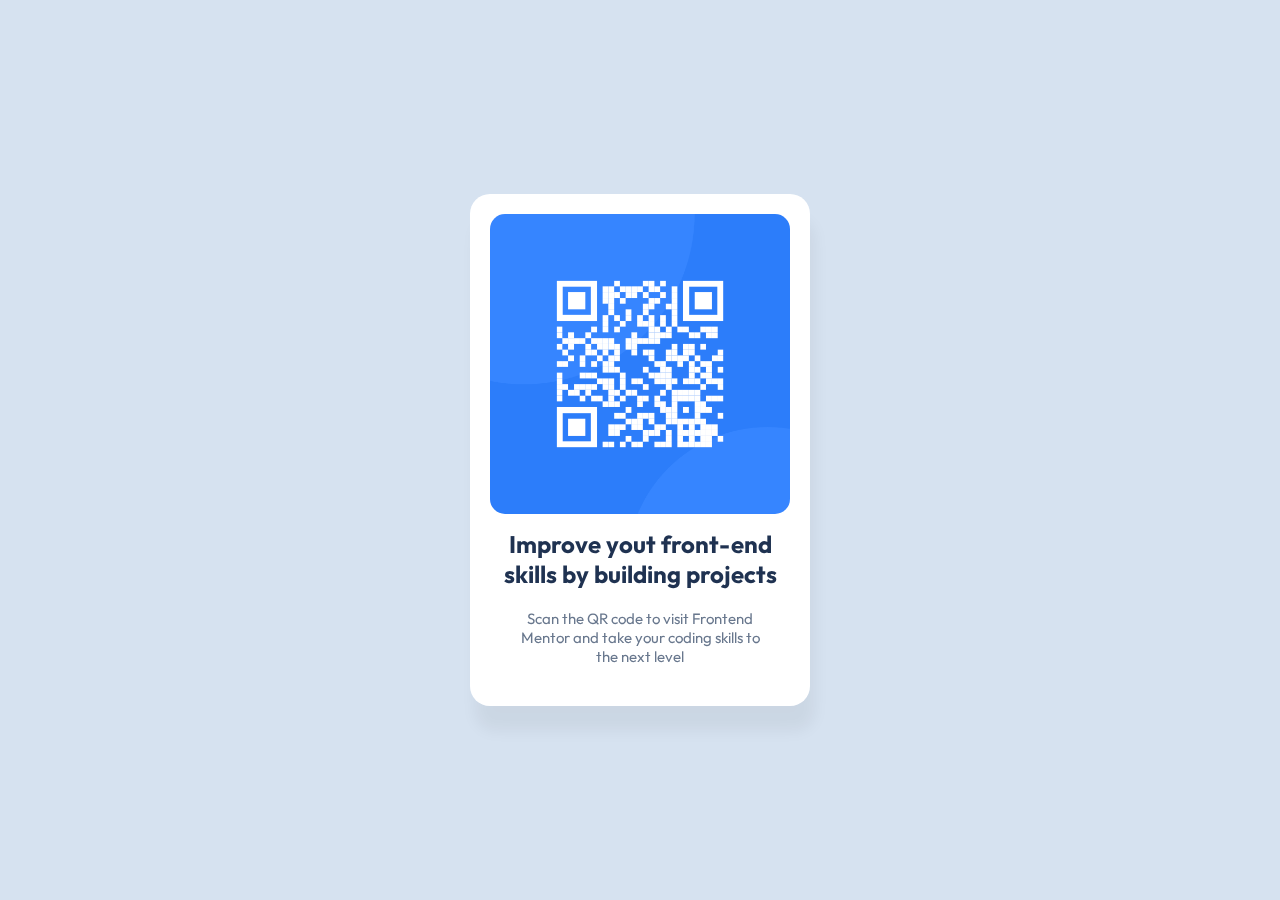
<file: index.html>
<!DOCTYPE html>
<html>

<head>
  <title>Qr-code Challenge</title>

  <link rel="preconnect" href="https://fonts.googleapis.com">
  <link rel="preconnect" href="https://fonts.gstatic.com" crossorigin>
  <link href="https://fonts.googleapis.com/css2?family=Outfit:wght@100..900&display=swap" rel="stylesheet">
  <link rel="stylesheet" href="QRcode.css">
</head>

<body>
  <div class="base">
    <img class="QR-image" src="image-qr-code.png">
    <div class="title">
      Improve yout front-end skills by building projects
    </div>
    <div class="text">
      Scan the QR code to visit Frontend
      Mentor and take your coding skills to
      the next level
    </div>
  </div>
</body>

</html>
</file>
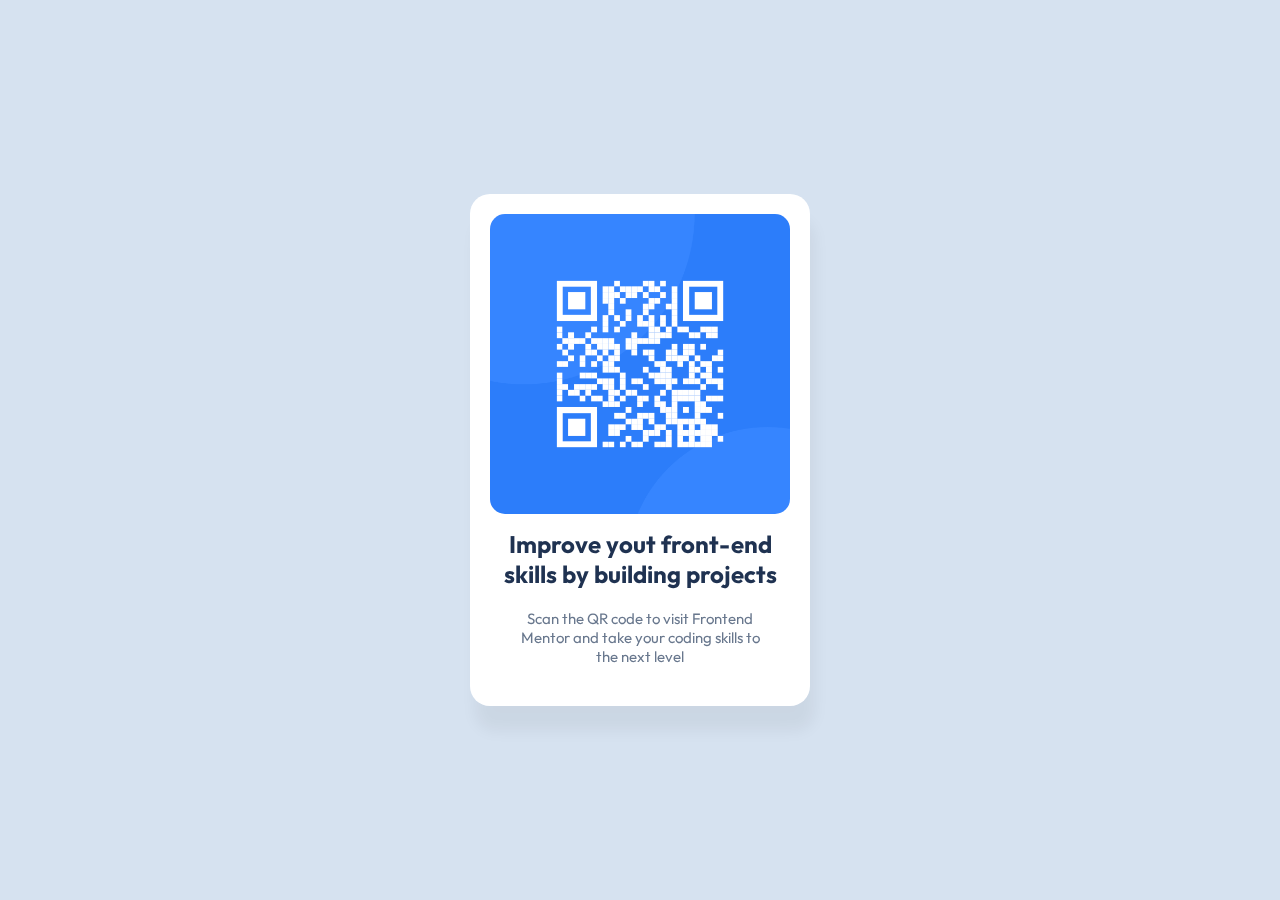
<file: QRcode.html>
<!DOCTYPE html>
<html>

<head>
  <title>Qr-code Challenge</title>

  <link rel="preconnect" href="https://fonts.googleapis.com">
  <link rel="preconnect" href="https://fonts.gstatic.com" crossorigin>
  <link href="https://fonts.googleapis.com/css2?family=Outfit:wght@100..900&display=swap" rel="stylesheet">
  <link rel="stylesheet" href="QRcode.css">
</head>

<body>
  <div class="base">
    <img class="QR-image" src="image-qr-code.png">
    <div class="title">
      Improve yout front-end skills by building projects
    </div>
    <div class="text">
      Scan the QR code to visit Frontend
      Mentor and take your coding skills to
      the next level
    </div>
  </div>
</body>

</html>
</file>
<file: QRcode.css>
body {
  font-family: outfit;
  background-color: hsl(212, 45%, 89%);
}

.base {
  background-color: white;
  display: flex;
  position: fixed;
  top: 50%;
  left: 50%;
  transform: translate(-50%, -50%);
  text-align: center;
  flex-direction: column;
  justify-content: center;
  align-items: center;
  padding: 20px;
  box-shadow: 5px 25px 15px rgba(0, 0, 0, 0.05);
  border-radius: 20px;
}

.QR-image {
  width: 300px;
  border-radius: 15px;
}

.title {
  padding-top: 15px;
  font-size: 24px;
  font-weight: 700;
  color: hsl(218, 44%, 22%);
  width: 300px;
}

.text {
  width: 260px;
  font-size: 15px;
  margin-top: 20px;
  margin-bottom: 20px;
  color: hsl(216, 15%, 48%);
}
</file>
